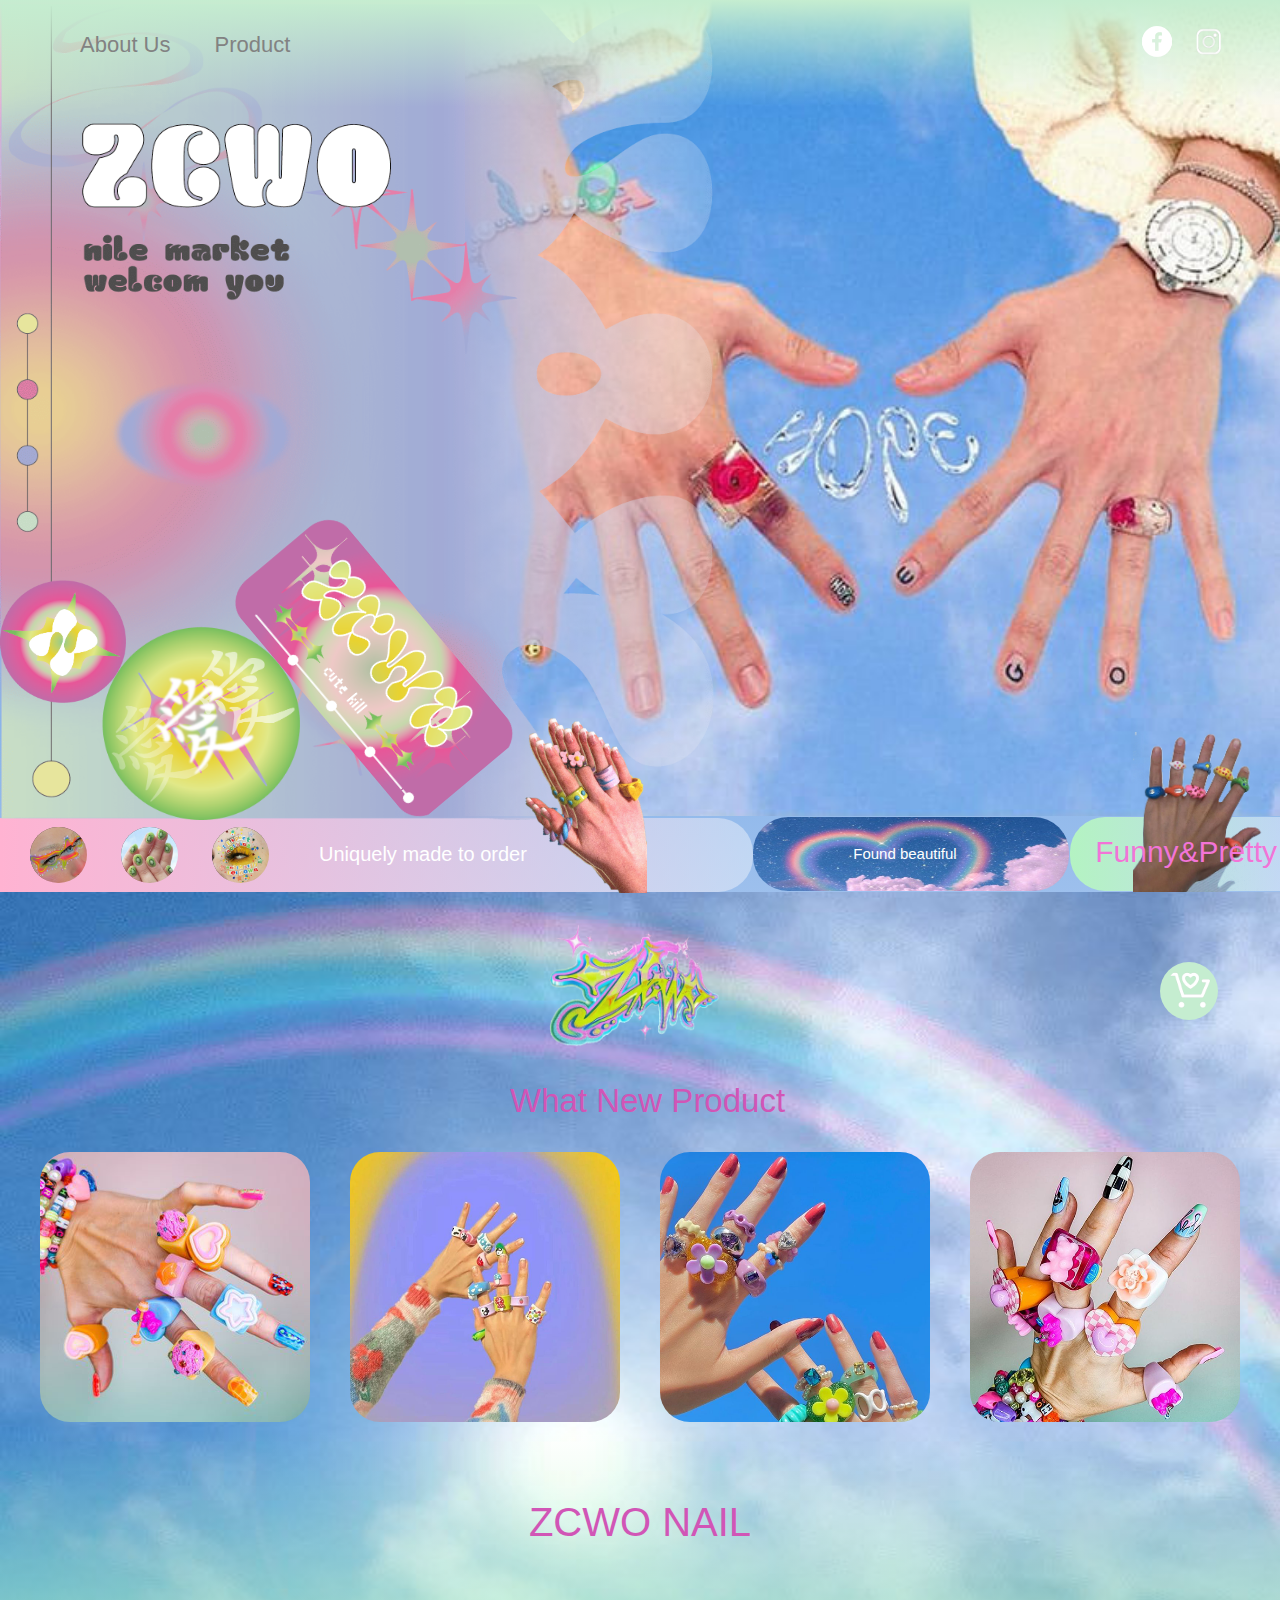
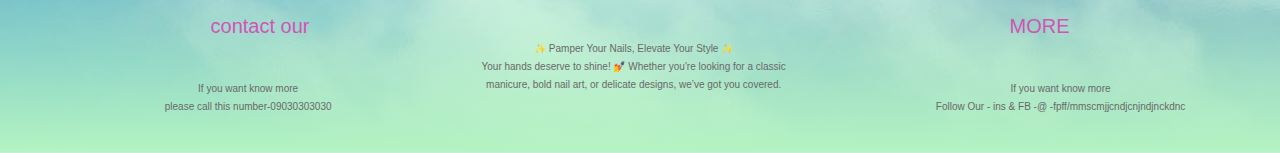
<file: index.html>
<!DOCTYPE html>
<html lang="en">
<head>
    <meta charset="UTF-8">
    <meta name="viewport" content="width=device-width, initial-scale=1.0">
    <title>ZCWO Nail</title>
    <link rel="stylesheet" href="css/nail.css">
    <link rel="stylesheet" href="js/nail.js">
</head>
<body>

<header>
        <nav class="button">
            <ul>
                <a href="aboutus.html">About Us</a>
                <a href="shop.html">Product</a>
            </ul>
        </nav>

        <div class="button_2">
        
            <img src="img/FB.png">
            <img src="img/ig.png">
        </div>
  
</header>

    <div class="LOGO">
        <img src="img/logo.png">
    </div>


  <section class="title">

    <div class="title_img">
     <img src="img/title.png">
    </div>

    <div class="ID_img">
        <img src="img/master.jpg">
    </div>


    <div class="ani1" >
        <img src="img/ani-04.png">
    </div>

    <div class="ani2">
        <img src="img/ani-05.png">
    </div>

    <div class="ani3">
        <img src="img/ani-03.png">
    </div>

  </section>


  <section class="title_2">

    <div class="PK">
        <div class="DC_img">
            <img src="img/DC_1.jpg">
            <img src="img/DC_2.jpg">
            <img src="img/DC_3.jpg">
        </div>

        <div class="tex">
            <a>Uniquely made to order</a><br>
        </div>
    </div>

    <div class="hand_img">
        <img src="img/hand.png">
    </div>

    <div class="hand2">
        <img src="img/5figer.png">
    </div>

    <div class="sky">
         <a>Found beautiful</a>

         <img src="img/sky.png">
    </div>

    <div class="GR">
        <a>Funny&Pretty</a>
    </div>

</section>

<section class="NEW">

    <div class="BC_img">
        <img src="img/sky_2.png">
    </div>

    <div class="LOGO2">
        <img src="img/logo.png">
    </div>

    <div class="shop">
        <img src="img/shop.png">
    </div>

    <div class="whatnew">
        <a>What New Product</a>
    </div>

    <div class="Product">
        <img src="img/NEW_1.png">
        <img src="img/NEW_2.png">
        <img src="img/NEW_3.png">
        <img src="img/NEW_4.png">
    </div>

</section>
   

    <footer>
        <div class="big">
            <a>ZCWO NAIL</a>
        </div>

        <div class="cent">
          <div class="cent1">
            <a>contact our</a>
          </div>

          <div class="cent2">
            <a>MORE</a>
          </div>
        </div>

      <div class="min">

        <div class="min1">
            <a>If you want know more</a><br>
            <a>please call this number-09030303030</a>
        </div>

        <div class="min2">
            <a>✨ Pamper Your Nails, Elevate Your Style ✨</a><br>
            <a>Your hands deserve to shine! 💅 Whether you're looking for a classic </a><br>
            <a>manicure, bold nail art, or delicate designs, we’ve got you covered.</a>
        </div>

        <div class="min3">
            <a>If you want know more</a><br>
            <a>Follow Our  - ins & FB -@ -fpff/mmscmjjcndjcnjndjnckdnc</a>
        </div>



</body>
</html>
</file>
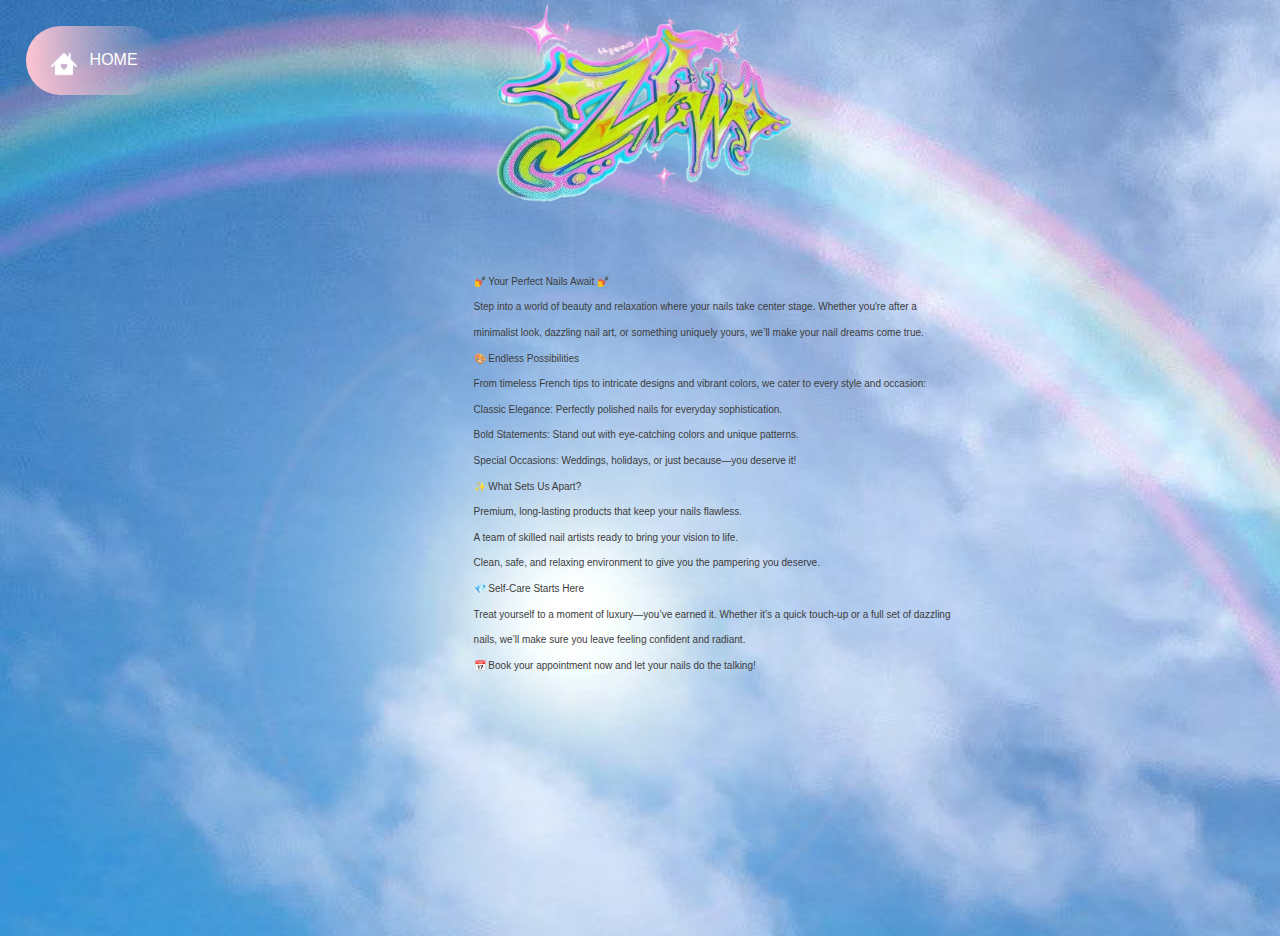
<file: aboutus.html>
<!DOCTYPE html>
<html lang="en">
<head>
    <meta charset="UTF-8">
    <meta name="viewport" content="width=device-width, initial-scale=1.0">
    <title>ZCWO Nail</title>
    <link rel="stylesheet" href="css/aboutus.css">
</head>
<body>
    <div class="BC">
        <img src="img/sky_2.png">
    </div>

    <header>

      <div class="backbutton">
        <div href="index.html"  class="HOMEimg">
            <img src="img/home.png">
        </div>

        <div class="HOME">
            <a href="index.html">HOME</a>
        </div>
      </div>

      <div class="LOGO">
        <img src="img/logo.png">
      </div>
    </header>

    <section class="text">
        <a>💅 Your Perfect Nails Await 💅</a><br>
        <a>Step into a world of beauty and relaxation where your nails take center stage. Whether you're after a </a><br>
        <a>minimalist look, dazzling nail art, or something uniquely yours, we’ll make your nail dreams come true.</a><br>
        <a>🎨 Endless Possibilities</a><br>
        <a>From timeless French tips to intricate designs and vibrant colors, we cater to every style and occasion:</a><br>
        <a>Classic Elegance: Perfectly polished nails for everyday sophistication.</a><br>
        <a>Bold Statements: Stand out with eye-catching colors and unique patterns.</a><br>
        <a>Special Occasions: Weddings, holidays, or just because—you deserve it!</a><br>
        <a>✨ What Sets Us Apart?</a><br>
        <a>Premium, long-lasting products that keep your nails flawless.</a><br>
        <a>A team of skilled nail artists ready to bring your vision to life.</a><br>
        <a>Clean, safe, and relaxing environment to give you the pampering you deserve.</a><br>
        <a>💎 Self-Care Starts Here</a><br>
        <a>Treat yourself to a moment of luxury—you’ve earned it. Whether it’s a quick touch-up or a full set of dazzling </a><br>
        <a>nails, we’ll make sure you leave feeling confident and radiant.</a><br>
        <a>📅 Book your appointment now and let your nails do the talking!</a>
        
    </section>

</body>
</file>
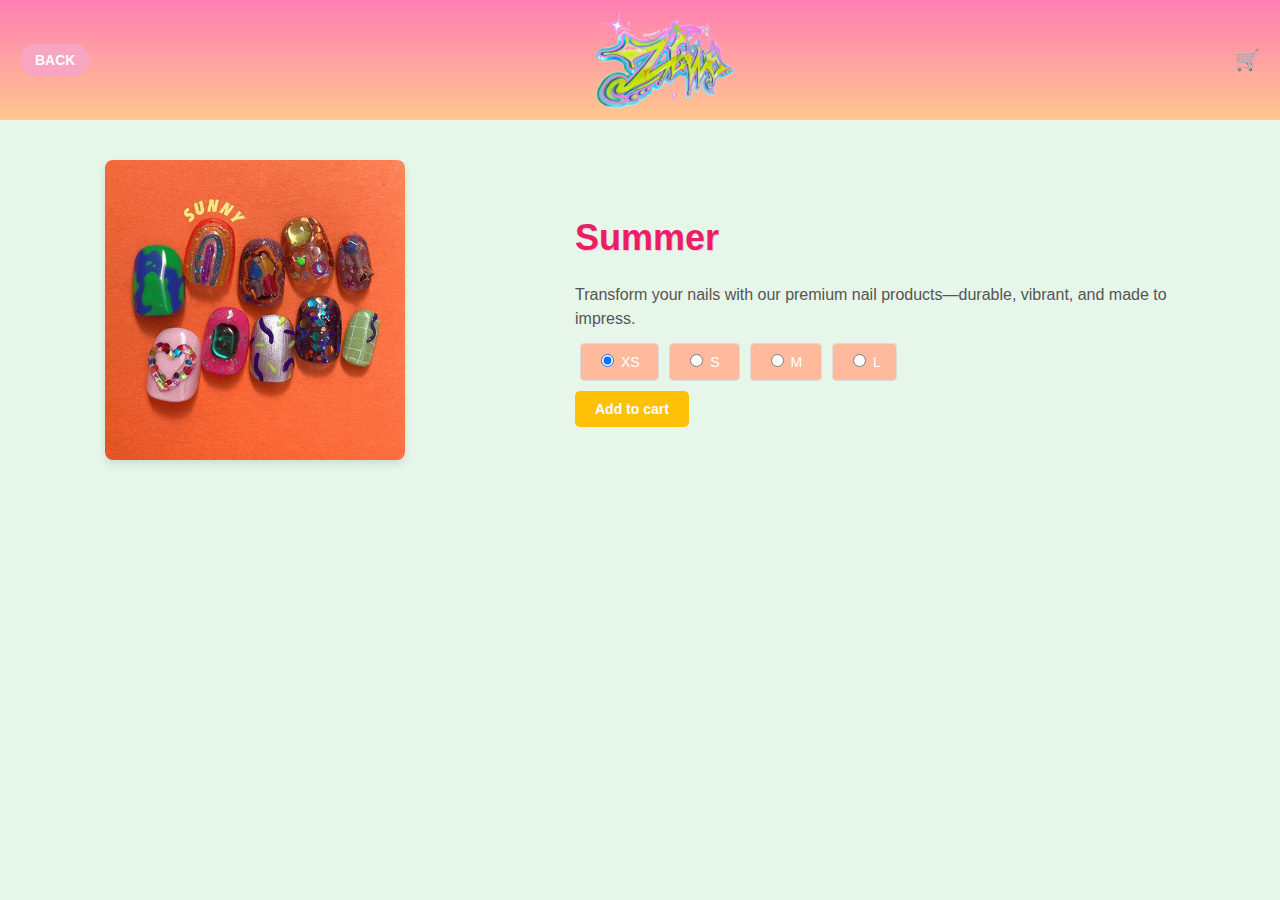
<file: details.html>
<!DOCTYPE html>
<html lang="zh-Hant">
<head>
  <meta charset="UTF-8">
  <meta name="viewport" content="width=device-width, initial-scale=1.0">
  <title>商品詳情頁</title>
  <link rel="stylesheet" href="css/details.css">
</head>
<body>
  <!-- 返回按鈕 -->
  <header class="details-header">
    <a href="shop.html" class="back-button">BACK</a>
    <img src="img/logo.png" alt="Logo" class="logo">
    <a href="#" class="cart-icon">🛒</a>
  </header>

  <!-- 商品詳情 -->
  <main class="details-main">
    <div class="product-image">
      <div class="image-carousel">
        <div class="carousel-container">
          <img src="img/2.png" alt="Image 1" class="carousel-image">
          <img src="img/PD_1.jpg" alt="Image 2" class="carousel-image">
        </div>
      </div>
    </div>
    
    <div class="product-info">
      <h1 class="product-title">Summer</h1>
      <p class="product-description">
        Transform your nails with our premium nail products—durable, vibrant, and made to impress.
      </p>
      <div class="size-options">
        <label class="size-btn">
          <input type="radio" name="size" value="XS" checked> XS
        </label>
        <label class="size-btn">
          <input type="radio" name="size" value="S"> S
        </label>
        <label class="size-btn">
          <input type="radio" name="size" value="M"> M
        </label>
        <label class="size-btn">
          <input type="radio" name="size" value="L"> L
        </label>
      </div>
      <div class="action-buttons">
        <button class="add-to-cart">Add to cart
</file>
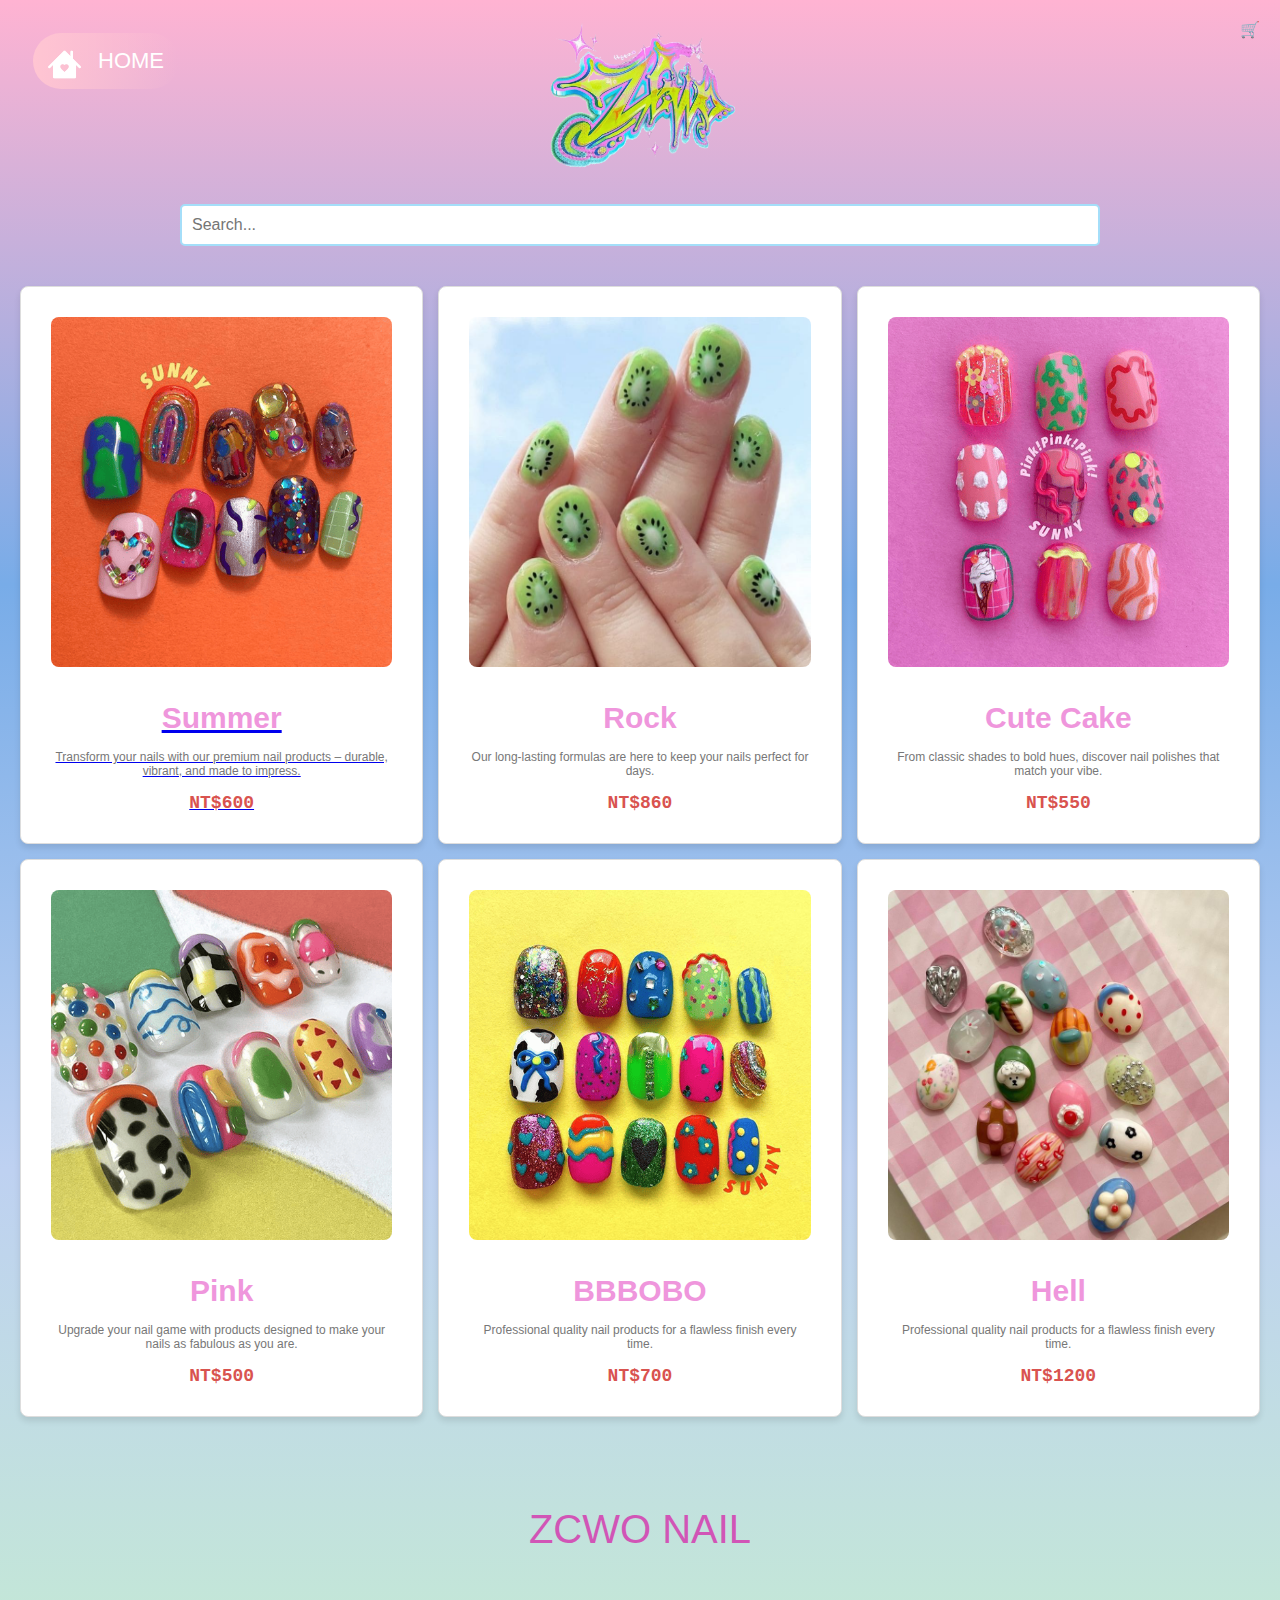
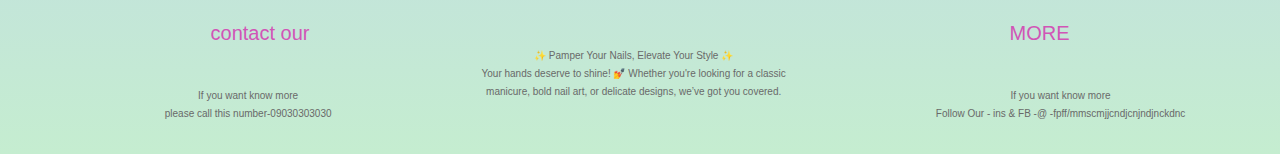
<file: shop.html>
<!DOCTYPE html>
<html lang="zh-Hant">
<head>
  <meta charset="UTF-8">
  <meta name="viewport" content="width=device-width, initial-scale=1.0">
  <title>商品頁面</title>
  <link rel="stylesheet" href="css/shop.css">
</head>
<body>

  <div class="backbutton">
    <div href="index.html"  class="HOMEimg">
        <img src="img/home.png">
    </div>

    <div class="HOME">
        <a href="index.html">HOME</a>
    </div>
  </div>

  <header class="header">
    
    <div class="top-image">
      <img src="img/logo.png" alt="Header Image">
    </div>
    <nav class="nav">
      
      <a href="#" class="cart-icon">🛒</a>
    </nav>
  </header>

  <main>
    <div class="search-bar">
        <input type="text" placeholder="Search...">
    </div>
    <section class="product-grid">
        <a href="details.html">
            <div class="product-card">
              <div class="product-image">
                <img src="img/2.png" alt="Summer" />
              </div>
              <h3>Summer</h3>
              <p>Transform your nails with our premium nail products – durable, vibrant, and made to impress.</p>
              <span class="price">NT$600</span>
            </div>
          </a>
          
        <div class="product-card">
            <div class="product-image">
                <img src="img/1.jpg" alt="Rock" />
            </div>
            <h3>Rock</h3>
            <p>Our long-lasting formulas are here to keep your nails perfect for days.</p>
            <span class="price">NT$860</span>
        </div>
        <div class="product-card">
            <div class="product-image">
                <img src="img/3.png" alt="Cute Cake" />
            </div>
            <h3>Cute Cake</h3>
            <p>From classic shades to bold hues, discover nail polishes that match your vibe.</p>
            <span class="price">NT$550</span>
        </div>
        <div class="product-card">
            <div class="product-image">
                <img src="img/4.png" alt="Pink" />
            </div>
            <h3>Pink</h3>
            <p>Upgrade your nail game with products designed to make your nails as fabulous as you are.</p>
            <span class="price">NT$500</span>
        </div>
        <div class="product-card">
            <div class="product-image">
                <img src="img/5.png" alt="BBBOBO" />
            </div>
            <h3>BBBOBO</h3>
            <p>Professional quality nail products for a flawless finish every time.</p>
            <span class="price">NT$700</span>
        </div>
        <div class="product-card">
            <div class="product-image">
                <img src="img/6.jpg" alt="Hell" />
            </div>
            <h3>Hell</h3>
            <p>Professional quality nail products for a flawless finish every time.</p>
            <span class="price">NT$1200</span>
        </div>
    </section>
  </main>

  <footer>
    <div class="big">
        <a>ZCWO NAIL</a>
    </div>

    <div class="cent">
      <div class="cent1">
        <a>contact our</a>
      </div>

      <div class="cent2">
        <a>MORE</a>
      </div>
    </div>

  <div class="min">

    <div class="min1">
        <a>If you want know more</a><br>
        <a>please call this number-09030303030</a>
    </div>

    <div class="min2">
        <a>✨ Pamper Your Nails, Elevate Your Style ✨</a><br>
        <a>Your hands deserve to shine! 💅 Whether you're looking for a classic </a><br>
        <a>manicure, bold nail art, or delicate designs, we’ve got you covered.</a>
    </div>

    <div class="min3">
        <a>If you want know more</a><br>
        <a>Follow Our  - ins & FB -@ -fpff/mmscmjjcndjcnjndjnckdnc</a>
    </div>

  </div>



</footer>
</body>
</html>
</file>
<file: css/nail.css>
body {
    width: 1280px;  /* 固定宽度 */
    height: 1753px; /* 固定高度 */
    margin: 0 auto; /* 居中对齐 */
    padding: 0;
    
    background: linear-gradient(to bottom, #FFB3D2, #78ACE8, #BED1F1, #C5EDD0);
  }
  
  

.title .title_img img{
    width: 1280px;
    height: 820px;
    position: absolute;
    z-index: 2; /* 设置堆叠顺序为1 */
  
   
}

.title .ID_img img{
    width: 816px;
    height: 816px;
    position: absolute;
    z-index: 1; /* 设置堆叠顺序为2，位于 img1 之上 */
    float: right; /* 图片向右浮动 */
    margin-left: 465px;
    
}

.ani1 img{ 
    width: 200px;
    height: 195px;
    position: absolute;
    z-index: 7; /* 设置堆叠顺序为2，位于 img1 之上 */
    padding-top: 625px;
    padding-left: 100px;
    animation: fall 3s cubic-bezier(0.25, 1, 0.5, 1) infinite;
}



.ani2 img{
    width: 126px;
    height: 123px;
    position: absolute;
    z-index: 8; /* 设置堆叠顺序为2，位于 img1 之上 */
    padding-top: 580px;
    padding-left: 0px;
    
    
}


.ani3 img{
    width: 297px;
    height: 145px;
    padding-top: 490px;
    padding-left: 502px;
    transform: rotate(50deg); /* 顺时针旋转45度 */
}

.ani3{
    position: absolute;
    z-index: 9; /* 设置堆叠顺序为2，位于 img1 之上 */
  
}


 
  

section{
    position: relative;
}

header .button_2  img{
    width: 42px;
    height: 43px;
    margin-right: 10px;
}

.button_2{
    display: flex;
    margin-right: 40px;
    margin-top: 20px;
}

header{
  display: flex;
  justify-content: space-between;
  width: 1280px;
  height: 107px;
  background: linear-gradient(to bottom, rgba(197, 237, 208, 1), rgba(255, 255, 255, 0)); 
  position: absolute;
  z-index: 10; /* 设置堆叠顺序为1 */
  
}

header .button a{
    font-family: Impact, Haettenschweiler, 'Arial Narrow Bold', sans-serif;
    font-size: 22px; /* 设置文字大小 */
    
    color: #828282;
    text-decoration: none;
    margin-left: 40px;
    transition: color 0.3s ease-in-out; /* Smooth color transition */
    
}

header .button a:hover {
    color: #fa65be; /* Change the text color when hovered */
}

header .button{
    margin-top: 16px;
}

.title_2{
    display: flex;
}

.title_2 .PK .DC_img img{
    width: 57px;
    height: 56px;
    border-radius: 30px;
    margin-top: 9px;
    margin-left: 30px;
    box-shadow: inset 10px 10px 5px rgba(0, 0, 0, 0.7); /* 添加内阴影 */
}



.title_2 .PK{
    margin-top: 818px;
    display: flex;
    border-radius: 0px 35px 35px 0px;
    width: 754px;
    height: 74px;

    background: linear-gradient(to right, rgba(255, 179, 210, 1), rgba(255, 255, 255, 0.4)); 
}

.title_2 .PK .tex a{
   font-family: Impact, Haettenschweiler, 'Arial Narrow Bold', sans-serif;
   font-size:20px ;
   
   color: #ffffff;
   display: flex;
   justify-content: center;  /* 水平居中 */
   align-items: center;  /* 垂直居中 */
   margin-left: 50px;
   margin-top: 25px;
}

.hand_img img{
    width: 124px;
    height: 220px;
    margin-top: 673px;
    transform: translateX(-230px); /* 将图片向左移动20像素 */
    position: absolute;
    z-index: 3; /* 设置堆叠顺序为1 */
}

.sky{
    margin-top: 817px;
    
}

.sky img{
    width: 316px;
    height: 74px;
    position: absolute;
    z-index: 1; /* 设置堆叠顺序为1 */
    border-radius:35px
}

.sky a{
    font-family: Impact, Haettenschweiler, 'Arial Narrow Bold', sans-serif;
    font-size: 15px;
    color: #ffffff;
    position: absolute;
    z-index: 2; /* 设置堆叠顺序为1 */
    margin-left: 100px;
    margin-top: 28px;

}

.LOGO{
    animation: rotate-in 2s ease-in-out forwards;
}

.LOGO img{
    width: 386px;
    height: 266px;
    position: absolute;
    z-index: 5; /* 设置堆叠顺序为1 */
    margin-left: 650px;
    margin-top: 0px;
    transform: scale(0) rotate(-360deg);
    opacity: 0;
    animation: rotate-appear 2s ease-in-out forwards;
}

@keyframes rotate-appear {
    0% {
        transform: scale(0) rotate(-360deg);
        opacity: 0;
    }
    50% {
        opacity: 0.5;
    }
    100% {
        transform: scale(1) rotate(0deg);
        opacity: 1;
    }
}

.GR{
    margin-top: 817px;
    margin-left: 317px;
    width: 210px;
    height: 74px;
    background: linear-gradient(to right, rgba(180, 243, 194, 1), rgba(255, 255, 255, 0.4)); 
    border-radius:35px 0px 0px 35px;
}

.GR a{
    font-family: Impact, Haettenschweiler, 'Arial Narrow Bold', sans-serif;
    font-size: 30px;
    color: #F274D7;
    position: absolute;
    z-index: 7; /* 设置堆叠顺序为1 */
    margin-left:25px ;
    margin-top: 18px;
}

.hand2 img{
    width: 130px;
    height: 160px;
    margin: 732px;
    margin-left: 380px;
    position: absolute;
    z-index: 6; /* 设置堆叠顺序为1 */
   
}

.BC_img img{
    width: 1280px;
    height: 860px;
    position: absolute;
    z-index: 1; /* 设置堆叠顺序为1 */
}


.LOGO2 img{
    width: 183px;
    height: 126px;
    position: absolute;
    z-index: 2; /* 设置堆叠顺序为1 */
    margin-left: 540px;
    margin-top: 30px;
}

.whatnew a{
    font-size: 33px;
    font-family: Impact, Haettenschweiler, 'Arial Narrow Bold', sans-serif;
    color: #D155B6;
    margin-left: 510px;
    margin-top: 190px;
    position: absolute;
    z-index: 3; /* 设置堆叠顺序为1 */
    
}

.shop img{
    position: absolute;
    z-index: 4; /* 设置堆叠顺序为1 */
    width: 48px;
    height: 48px;
    margin-left: 1160px;
    margin-top: 70px;
    background-color: #C5EDD0;
    border-radius: 35px;
    padding: 5px;
}

.Product img{
    width: 272px;
    height: 272px;
    border-radius: 30px;
    width: 100%;
    height: 100%;
    object-fit: cover; /* Make sure the image scales properly */
    transition: transform 0.3s ease-in-out; /* Smooth transition */
    
}

.Product img:hover {
    transform: scale(0.9); /* Scale down the image */
}

.Product{
    display: grid;
    grid-auto-flow: column; /* 设置图片横向排列 */
    gap: 40px;     
    position: absolute;
    z-index: 5; /* 设置堆叠顺序为1 */
    margin: 40px;
    margin-top: 260px;
    
}   

footer .big a{
    font-family: Impact, Haettenschweiler, 'Arial Narrow Bold', sans-serif;
    font-size: 40px;
    color: #D155B6;
    
}

.big{
    justify-content: center;
    display: flex;
    margin-top: 70px;
}


.cent{
    
    display: flex;
    margin-top: 70px;
    
    justify-content: center; /* 水平置中 */
    gap: 700px;       
   
}

.cent a{
    font-family: Impact, Haettenschweiler, 'Arial Narrow Bold', sans-serif;
    font-size: 20px;
    color: #D155B6;
    
    
}

.min{
    display: flex;
    
    justify-content: center; /* 水平置中 */
    gap: 150px;  
    margin-left: 70px;     
}
.min a{
    font-family: Impact, Haettenschweiler, 'Arial Narrow Bold', sans-serif;
    font-size: 10px;
    color: #696969;
}

.min1{
    text-align: center;
    margin-top: 40px;
}

.min2{
    text-align: center;
}

.min3{
    text-align: center;
    margin-top: 40px;
}

footer{
    background: linear-gradient(to top, rgba(180, 243, 194, 1), rgba(255, 255, 255, 0)); 
    position: absolute;
    z-index: 6; /* 设置堆叠顺序为1 */
    width: 1280px;
    height: 322px;
    margin-top:538px ;
    
}

/* 平板版 (寬度768px - 1024px) */
@media screen and (max-width: 1024px) and (min-width: 768px) {
    body {
      width: 100%; /* 使內容填滿螢幕 */
      height: auto; /* 移除固定高度 */
      margin: 0;
      padding: 0;
    }
  
    header {
      flex-direction: column; /* 將導覽與社交圖標改為上下排列 */
      align-items: center;
      height: auto;
    }
  
    header .button a {
      font-size: 18px; /* 調整字體大小 */
    }
  
    .title .title_img img {
      width: 100%; /* 使圖片自適應寬度 */
      height: auto;
    }
  
    .LOGO img {
      margin-left: auto;
      margin-right: auto;
      display: block; /* LOGO置中 */
      width: 200px; /* 縮小LOGO大小 */
    }
  
    .Product {
      grid-template-columns: 1fr 1fr; /* 每行顯示兩張圖片 */
      gap: 20px; /* 減小間距 */
    }
  
    footer {
      height: auto;
      margin-top: 30px;
    }
  }
  
  /* 手機版 (寬度小於768px) */
  @media screen and (max-width: 768px) {
    body {
      width: 100%;
      padding: 0;
    }
  
    header {
      flex-direction: column;
      align-items: center;
      height: auto;
    }
  
    header .button a {
      font-size: 16px; /* 再次縮小字體 */
      margin: 10px 0;
    }
  
    .LOGO img {
      width: 150px; /* 繼續縮小LOGO大小 */
      height: auto;
    }
  
    .title .ID_img img {
      width: 100%;
      height: auto;
      margin-left: 0; /* 移除左邊距 */
    }
  
    .PK {
      flex-direction: column; /* 改為縱向排列 */
      width: 100%; /* 填滿寬度 */
      height: auto; /* 移除固定高度 */
    }
  
    .Product {
      grid-template-columns: 1fr; /* 每行顯示一張圖片 */
      gap: 10px; /* 減小間距 */
    }
  
    footer {
      text-align: center; /* 文字置中 */
    }
  
    .min {
      flex-direction: column; /* 將內容縱向排列 */
      gap: 10px;
    }
  
    .min a {
      font-size: 12px; /* 調整文字大小 */
    }
  }
</file>
<file: css/aboutus.css>
body{
    width: 100%px;
    height: 100%px;
    margin: 0 auto; /* 居中对齐 */
    padding: 0;
    
}

.BC img{
    width: 100vw;
    height: 80w;
    position: absolute;
    z-index: 1; /* 设置堆叠顺序为1 */
}

.HOMEimg img{
    width: 2vw;
    height: 2vw;
    position: absolute;
    
}

.HOME a{
    font-size: clamp(12px, 2vw, 16px);
    font-family: Impact, Haettenschweiler, 'Arial Narrow Bold', sans-serif;
    color: #ffffff;
    text-decoration: none;
    transition: color 0.3s ease-in-out; /* Smooth color transition */
  
}

.HOME a:hover {
    color: #f253b2; /* Change the text color when hovered */
}



.backbutton{
    background: linear-gradient(to right, rgb(255, 197, 210), rgba(255, 255, 255, 0)); 
    position: absolute;
    z-index: 4; /* 设置堆叠顺序为1 */
    display: flex;
    gap: 3vw; /* Space between text */
    margin-top: 2vw;
    margin-left: 2vw;  
    padding: 2vw;  
    border-radius: 5vw;
   
    
}

.LOGO img{
    width: 25vw;
    height: 16vw;
    position: absolute;
    z-index: 2; /* 设置堆叠顺序为1 */
    animation: rotate-appear 2s ease-in-out forwards;

    
}

.LOGO{
    display: flex;
    justify-content: center; /* Horizontally center */
}

@keyframes rotate-appear {
    0% {
        transform: scale(0) rotate(-360deg);
        opacity: 0;
    }
    50% {
        opacity: 0.5;
    }
    100% {
        transform: scale(1) rotate(0deg);
        opacity: 1;
    }
}

.text a{
    position: absolute;
    z-index: 3; /* 设置堆叠顺序为1 */
    
    font-family: Impact, Haettenschweiler, 'Arial Narrow Bold', sans-serif;
    color: #3c3c3c;
    
    align-items: center; 
}

.text{
    
    justify-content: center;
    font-size: clamp(6px, 1vw, 10px);
    margin-top: 21vw; 
    margin-left: 37vw;
    line-height: 2vw;
}

.size a{
    
}
</file>
<file: css/details.css>
/* 全局樣式 */
body {
    font-family: Arial, sans-serif;
    margin: 0;
    padding: 0;
    background: linear-gradient(to bottom, #E6F6E8, #E6F6E8); /* 背景漸層改為垂直方向 */
    color: #333;
}

a {
    text-decoration: none;
}

/* Header 樣式 */
.details-header {
    display: flex;
    justify-content: space-between;
    align-items: center;
    padding: 10px 20px;
    background: linear-gradient(to bottom, #ff7eb3, #ffc78e); /* Header 背景漸層改為垂直方向 */
}

.back-button {
    background: #f8a5c2;
    padding: 8px 15px;
    border-radius: 20px;
    font-size: 14px;
    font-weight: bold;
    color: white;
    border: none;
    text-align: center;
}

.logo {
    width: 150px;
    height: auto;
}

.cart-icon {
    font-size: 20px;
    color: white;
}

/* 主內容樣式 */
.details-main {
    display: flex;
    flex-wrap: wrap;
    padding: 20px;
    align-items: center;
    justify-content: space-around;
}

.product-image {
    flex: 1;
    text-align: center;
    max-width: 300px;
    margin: 20px;
}

/* 轮播容器样式 */
.image-carousel {
    overflow: hidden; /* 隐藏溢出的图片 */
    width: 300px;     /* 设置固定宽度 */
    height: 300px;    /* 设置固定高度 */
    position: relative;
    border-radius: 8px;
    box-shadow: 0 4px 8px rgba(0, 0, 0, 0.1);
  }
  
  /* 图片容器样式 */
  .carousel-container {
    display: flex;
    width: calc(300px * 3); /* 总宽度是单张图片宽度的倍数 */
    animation: slide 9s infinite; /* 滑动动画，每 9 秒循环 */
  }
  
  /* 单张图片样式 */
  .carousel-image {
    width: 300px;
    height: 300px;
    object-fit: cover; /* 确保图片保持比例 */
  }
  
  /* 滑动动画 */
  @keyframes slide {
    0% {
      transform: translateX(0); /* 第一张图片 */
    }
    33% {
      transform: translateX(-300px); /* 第二张图片 */
    }
    
    100% {
      transform: translateX(0); /* 回到第一张图片 */
    }
  }
  
  
  /* 滑鼠懸停時啟動動畫 */
  .image-carousel:hover {
    animation: slide 3s infinite;
  }
  

.image-placeholder {
    width: 100%;
    padding-top: 100%;
    background: #fbc2eb;
    border-radius: 8px;
    box-shadow: 0 4px 8px rgba(0, 0, 0, 0.1);
}

.product-info {
    flex: 2;
    max-width: 600px;
    padding: 20px;
}

.product-title {
    font-size: 36px;
    font-weight: bold;
    color: #e91e63;
    text-shadow: 1px 1px #fbc2eb;
}

.product-description {
    font-size: 16px;
    color: #555;
    margin: 10px 0;
    line-height: 1.5;
}

/* 尺寸選擇 */
.size-options {
    margin: 20px 0;
}

.size-btn {
    background: #ffba9d;
    color: #ffffff;
    padding: 10px 15px;
    margin: 0 5px;
    border-radius: 5px;
    border: 1px solid #ddd;
    font-size: 14px;
    cursor: pointer;
    transition: all 0.3s ease;
}

.size-btn:hover {
    background: #ef6ab8;
    color: #ffffff;
}

.size-btn.active {
    background: #ff80ab;
    color: white;
    border: 1px solid #ff4081;
}

/* 操作按鈕 */
.action-buttons {
    margin-top: 20px;
    display: flex;
    gap: 15px;
}

.add-to-cart {
    background: #ffc107;
    color: #fff;
    padding: 10px 20px;
    border-radius: 5px;
    border: none;
    cursor: pointer;
    font-size: 14px;
    font-weight: bold;
    transition: all 0.3s ease;
}

.add-to-cart:hover {
    background: #ffa000;
}

.buy-directly {
    background: #f44336;
    color: #fff;
    padding: 10px 20px;
    border-radius: 5px;
    border: none;
    cursor: pointer;
    font-size: 14px;
    font-weight: bold;
    transition: all 0.3s ease;
}

.buy-directly:hover {
    background: #d32f2f;
}

/* Footer */
footer {
    text-align: center;
    padding: 20px;
    background: linear-gradient(to bottom, #E6F6E8, #B4F3C2);
    color: #555;
    width: 100%;
}
/* 平板與手機響應式設計 */
@media (max-width: 1024px) {
    /* 平板樣式 */
    .details-main {
      flex-direction: column;
      align-items: center;
    }
  
    .product-image {
      max-width: 80%;
      margin: 10px auto;
    }
  
    .product-info {
      max-width: 90%;
      padding: 10px;
    }
  
    .product-title {
      font-size: 28px;
    }
  
    .product-description {
      font-size: 14px;
    }
  
    .size-btn {
      padding: 8px 12px;
      font-size: 12px;
    }
  
    .add-to-cart, .buy-directly {
      padding: 8px 16px;
      font-size: 12px;
    }
  }
  
  @media (max-width: 768px) {
    /* 手機樣式 */
    .details-header {
      flex-direction: column;
      padding: 10px;
    }
  
    .back-button, .cart-icon {
      font-size: 16px;
    }
  
    .product-image {
      max-width: 100%;
      margin: 10px 0;
    }
  
    .image-carousel {
      width: 100%;
      height: auto;
    }
  
    .carousel-image {
      width: 100%;
      height: auto;
    }
  
    .product-info {
      max-width: 100%;
      padding: 5px;
    }
  
    .product-title {
      font-size: 24px;
      text-align: center;
    }
  
    .product-description {
      font-size: 12px;
      text-align: center;
    }
  
    .size-options {
      display: flex;
      flex-wrap: wrap;
      justify-content: center;
    }
  
    .size-btn {
      margin: 5px;
      padding: 6px 10px;
      font-size: 10px;
    }
  
    .add-to-cart, .buy-directly {
      margin: 5px auto;
      padding: 6px 12px;
      font-size: 10px;
      width: 90%;
    }
  }
</file>
<file: css/shop.css>
/* 全局樣式 */
body {
    font-family: Arial, sans-serif;
    margin: 0;
    padding: 0;
    background-image: url('0111.png'); /* 替換為您的背景圖片路徑 */
    background-size: cover;
    background-position: center;
    background-repeat: no-repeat;
    color: #333;
    background: linear-gradient(to bottom, #FFB3D2, #78ACE8, #BED1F1, #C5EDD0);
}

/* Header */
.header {
    display: flex;
    flex-direction: column;
    align-items: center;
    justify-content: center;
    padding: 20px 20px 10px;
    position: relative;
}

.HOMEimg img{
    width: 33px;
    height: 33px;
    position: absolute;
    
}

.HOME a{
    font-size: 22px;
    font-family: Impact, Haettenschweiler, 'Arial Narrow Bold', sans-serif;
    color: #ffffff;
    text-decoration: none;
    transition: color 0.3s ease-in-out; /* Smooth color transition */
  
}

.HOME a:hover {
    color: #f253b2; /* Change the text color when hovered */
}

.backbutton{
    background: linear-gradient(to right, rgb(255, 197, 210), rgba(255, 255, 255, 0)); 
    position: absolute;
    z-index: 4; /* 设置堆叠顺序为1 */
    display: flex;
    gap: 50px; /* Space between text */
    margin-top: 33px;
    margin-left: 33px;  
    padding: 15px;  
    border-radius: 30px;
   
    
}

.top-image img {
    width: 200px;
    height: 150px;
}

.nav {
    position: absolute;
    top: 20px;
    right: 20px;
    display: flex;
    gap: 10px;
}

.nav a {
    color: #555;
    text-decoration: none;
    font-size: 16px;
}

.cart-icon {
    font-size: 20px;
}

/* 搜尋欄 */
.search-bar {
    text-align: center;
    margin: 20px 0;
    text-decoration: none;
}

.search-bar input {
    width: 70%;
    padding: 10px;
    font-size: 16px;
    border: 2px solid #a4def9;
    border-radius: 5px;
}

/* 商品區塊 */
.product-grid {
    display: grid;
    grid-template-columns: repeat(3, 1fr); /* 每橫列顯示三個商品 */
    gap: 15px; /* 商品卡片之間的間距 */
    padding: 20px;
}

.product-card {
    background: #fff;
    border: 1px solid #ddd;
    border-radius: 8px;
    padding: 30px 30px 30px;
    text-align: center;
    box-shadow: 0 4px 6px rgba(0, 0, 0, 0.1);
    max-width: 380px;
    margin: 0 auto;
}

.product-image img {
    width: 100%;
    height: 350px;
    border-radius: 8px;
}

.product-card h3 {
    font-family: 'Impact', sans-serif;
    font-size: 30px;
    color: #EF96DC;
    margin-bottom: 15px;
    font-weight: bold;
    text-decoration: none;
}

.product-card p {
    font-family: 'Verdana', sans-serif;
    font-size: 12px;
    color: #777;
    margin-bottom: 15px;
    text-decoration: none;
}

.product-card .price {
    font-family: 'Impact', monospace;
    font-size: 18px;
    color: #d9534f;
    font-weight: bold;
    text-decoration: none;
}

footer .big a{
    font-family: Impact, Haettenschweiler, 'Arial Narrow Bold', sans-serif;
    font-size: 40px;
    color: #D155B6;
    
}

.big{
    justify-content: center;
    display: flex;
    margin-top: 70px;
}


.cent{
    
    display: flex;
    margin-top: 70px;
    
    justify-content: center; /* 水平置中 */
    gap: 700px;       
   
}

.cent a{
    font-family: Impact, Haettenschweiler, 'Arial Narrow Bold', sans-serif;
    font-size: 20px;
    color: #D155B6;
    
    
}

.min{
    display: flex;
    
    justify-content: center; /* 水平置中 */
    gap: 150px;  
    margin-left: 70px;     
}
.min a{
    font-family: Impact, Haettenschweiler, 'Arial Narrow Bold', sans-serif;
    font-size: 10px;
    color: #696969;
}

.min1{
    text-align: center;
    margin-top: 40px;
}

.min2{
    text-align: center;
}

.min3{
    text-align: center;
    margin-top: 40px;
}

footer{
    
   
    
    margin-bottom: 33px;
    
}
/* 平板樣式 */
@media (max-width: 1024px) {
    body {
      font-size: 14px; /* 調整整體字形大小 */
    }
  
    .backbutton {
      flex-direction: column; /* 調整為垂直排列 */
      gap: 20px;
      margin-top: 20px;
      margin-left: 20px;
    }
  
    .product-grid {
      grid-template-columns: repeat(2, 1fr); /* 每列顯示兩個商品 */
      gap: 10px;
      padding: 15px;
    }
  
    .product-card {
      padding: 20px;
    }
  
    .product-card h3 {
      font-size: 24px; /* 調整商品名稱大小 */
    }
  
    .product-card p {
      font-size: 10px; /* 調整描述文字大小 */
    }
  
    .product-card .price {
      font-size: 16px; /* 調整價格字型大小 */
    }
  
    footer .big a {
      font-size: 32px; /* 調整標題字型大小 */
    }
  
    .cent a {
      font-size: 16px;
    }
  
    .min a {
      font-size: 8px;
    }
  }
  
  /* 手機樣式 */
  @media (max-width: 768px) {
    body {
      font-size: 12px; /* 再次縮小整體字形大小 */
    }
  
    .backbutton {
      flex-direction: column;
      margin-top: 10px;
      margin-left: 10px;
    }
  
    .top-image img {
      width: 150px; /* 縮小 logo */
      height: 100px;
    }
  
    .search-bar input {
      width: 90%; /* 搜尋框寬度適應手機螢幕 */
      font-size: 14px;
    }
  
    .product-grid {
      grid-template-columns: repeat(1, 1fr); /* 每列顯示一個商品 */
      gap: 5px;
      padding: 10px;
    }
  
    .product-card {
      padding: 15px;
    }
  
    .product-card h3 {
      font-size: 18px; /* 商品名稱更小 */
    }
  
    .product-card p {
      font-size: 8px; /* 描述文字更小 */
    }
  
    .product-card .price {
      font-size: 14px;
    }
  
    footer .big a {
      font-size: 28px;
    }
  
    .cent a {
      font-size: 12px;
    }
  
    .min a {
      font-size: 6px;
    }
  
    .min {
      flex-direction: column; /* 改為垂直排列 */
      gap: 10px;
      margin-left: 0;
      align-items: center; /* 垂直置中 */
    }
  }
</file>
